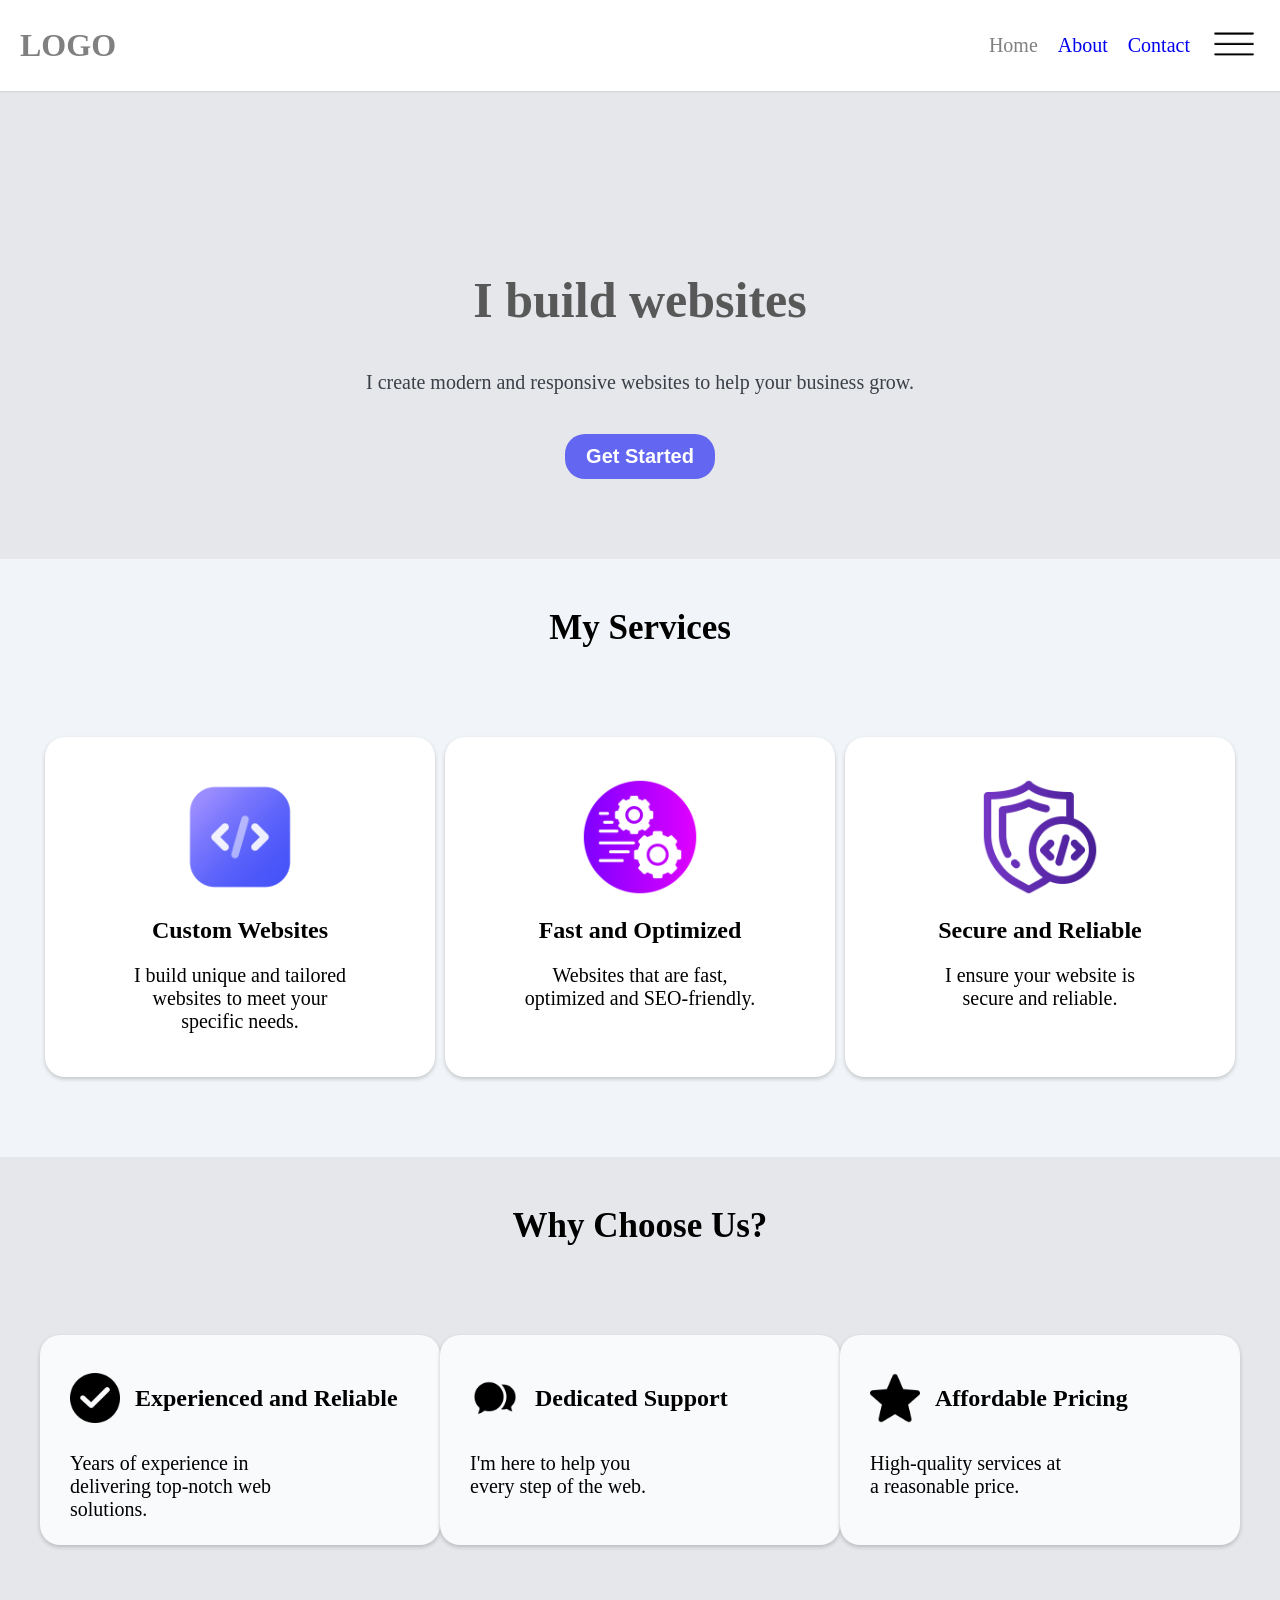
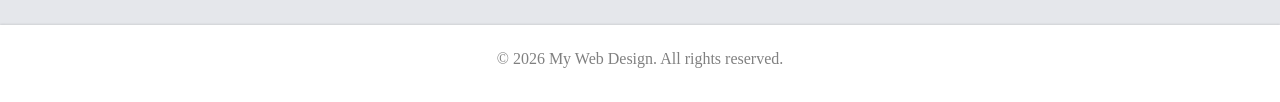
<file: index.html>
<!DOCTYPE html>
<html lang="en">
    <head>
        <meta charset="UTF-8">
        <meta name="viewport" content="width=device-width, initial-scale=1,0">
        <meta name="author" content="Webb">
        <meta name="description" content="A reference of a simple landing page.">
        <title>A simple landing page</title>
        <link rel="stylesheet" href="style.css">
    </head>
    <body>
        <header>
            <h1>LOGO</h1>
            <nav>
                <ul>
                    <li><a href="">Home</a></li>
                    <li><a href="#head">About</a></li>
                    <li><a href="#head_2">Contact</a></li>
                    <img id="list" src="img/list.png" alt="A menu icon">
                </ul>
            </nav>
        </header>
        <main>
            <section id="intro">
                <h2>I build websites</h2>
                <p>I create modern and responsive websites to help your business grow.</p>
                <button>Get Started</button>
            </section>
            <div class="card_1">
                <h2 id="head">My Services</h2>
               <div id="card-wrapping">
                 <div class="card">
                    <img class="imgs" src="img/code.png"  alt="a code sign image">
                    <h2>Custom Websites</h2>
                    <p>I build unique and tailored <br> websites to meet your <br> specific needs.</p>
                </div>
                <div class="card">
                    <img class="imgs" src="img/cogwheel.png"  alt="a cogwheel image">
                    <h2>Fast and Optimized</h2>
                    <p>Websites that are fast, <br> optimized and SEO-friendly.</p>
                </div>
                <div class="card">
                    <img class="imgs" src="img/security.png"  alt="a shield image">
                    <h2>Secure and Reliable</h2>
                    <p>I ensure your website is <br> secure and reliable.</p>
                </div>
               </div>
            </div>
             <div class="card_2">
                <h2 id="head_2">Why Choose Us?</h2>
               <div id="card-wrap">
                <div class="cards">
                    <div class="icon-and-title">
                    <img class="imgss" src="img/checked.png" alt="a tick icon"><h2>Experienced and Reliable</h2>
                    </div>
                    <p>Years of experience in <br> delivering top-notch web <br> solutions.</p>
                </div>
                <div class="cards">
                    <div class="icon-and-title">
                        <img class="imgss" src="img/chatting.png" alt="a chat icon" ><h2>Dedicated Support</h2>
                    </div>
                    <p>I'm here to help you <br> every step of the web.</p>
                </div>
                <div class="cards">
                    <div class="icon-and-title">
                    <img class="imgss" src="img/star.png" alt="a star icon"><h2>Affordable Pricing</h2>
                    </div>
                    <p>High-quality services at <br> a reasonable price.</p>
                </div>
               </div>
            </div>
        </main>
        <footer>
            <p>&copy; 2026 My Web Design. All rights reserved.</p>
            </footer>
    </body>
</html>
</file>
<file: style.css>
body {
    margin: 0;
    background-color: #e5e7eb;
}

#list {
    width: 50px;
    height: 50px;
}

header {
    display: flex;
    justify-content: space-between;
    color: grey;
    background-color: white;
    border-bottom: 1px solid white;
    box-shadow: 0 1px 2px rgba(0, 0, 0, 0.1);
    padding: 0 20px;
    align-items: center;
}


ul {
    display: flex;
    align-items: center;
    list-style: none;
    font-size: 20px;
    gap: 20px;
}

a {
text-decoration: none;
}

a:visited {
    color: gray;
}

a:hover {
 color: black;
 transition: all ease 0.3s;
}

#intro{
    text-align: center;
    padding: 80px 20px ;
}

#intro h2 {
    font-size: 50px;
    color: rgb(88, 88, 88);
    margin-top: 100px;
}

#intro p {
    font-size: 20px;
    color: #3b3f47;
}

button {
    background-color: #6366f1;
    border: none;
    width: 150px;
    height: 45px;
    border-radius: 20px;
    margin-top: 20px;
    font-size: 20px;
    font-weight: bold;
    color: white;
    transition: background-color 0.3s ease;
    transition: transform 0.1 ease;
}

button:hover {
   background-color: #4f46e5;
   transform: translateY(-3px);
}

button:active {
    transform: translateY(2px);
}

.card_1 {
    background-color: #f1f5f9;
    padding: 20px;
    text-align: center;
}

#head {
    font-size: 35px;
}

#card-wrapping {
    display: flex;
    align-items: center;
    justify-content: space-around;
    padding: 60px 20px;
}

.card {
    background-color: white;
    width: 350px;
    height: 300px;
    border-radius: 20px;
    padding: 20px;
    box-shadow: 0 2px 4px rgba(0, 0, 0, 0.2);
}

.card:hover{
    box-shadow: 0 8px 20px rgba(0, 0, 0, 0.2);
    transform: translateY(-2px);
    transition: all 0.3s ease;
}


.card p {
    font-size: 20px;
}

 .imgs {
    display: block;
    margin: 20px auto;
    width: 120px;
    height: 120px;
 }

 .card_2 {
    padding: 20px;
 }

  .card_2 h2 {
    text-align: center;
  }

 #head_2 {
    font-size: 35px;
 }

 #card-wrap {
    display: flex;
    align-items: center;
    justify-content: space-around;
    padding: 60px 20px;
 }

.cards {
    background-color: #f9fafb;
    padding: 30px;
    width: 350px;
    height: 150px;
    border-radius: 20px;
    box-shadow: 0 2px 4px rgba(0, 0, 0, 0.2);
}

.cards:hover {
    box-shadow: 0 8px 20px rgba(0, 0, 0, 0.2);
    transition: all 0.3s ease;
    transform: translateY(-2px)
}

.cards p {
    font-size: 20px;
}

.icon-and-title {
    display: flex;
    align-items: center;
    gap: 15px;
}

.imgss {
    width: 50px;
    height: 50px; 
} 

footer {
    background-color: white;
    text-align: center;
    color: grey;
    height: 60px;
    padding: 8px;
    box-shadow: 0 -1px 2px rgba(0, 0, 0, 0.1);
    border-top: 1px solid white;
}
</file>
